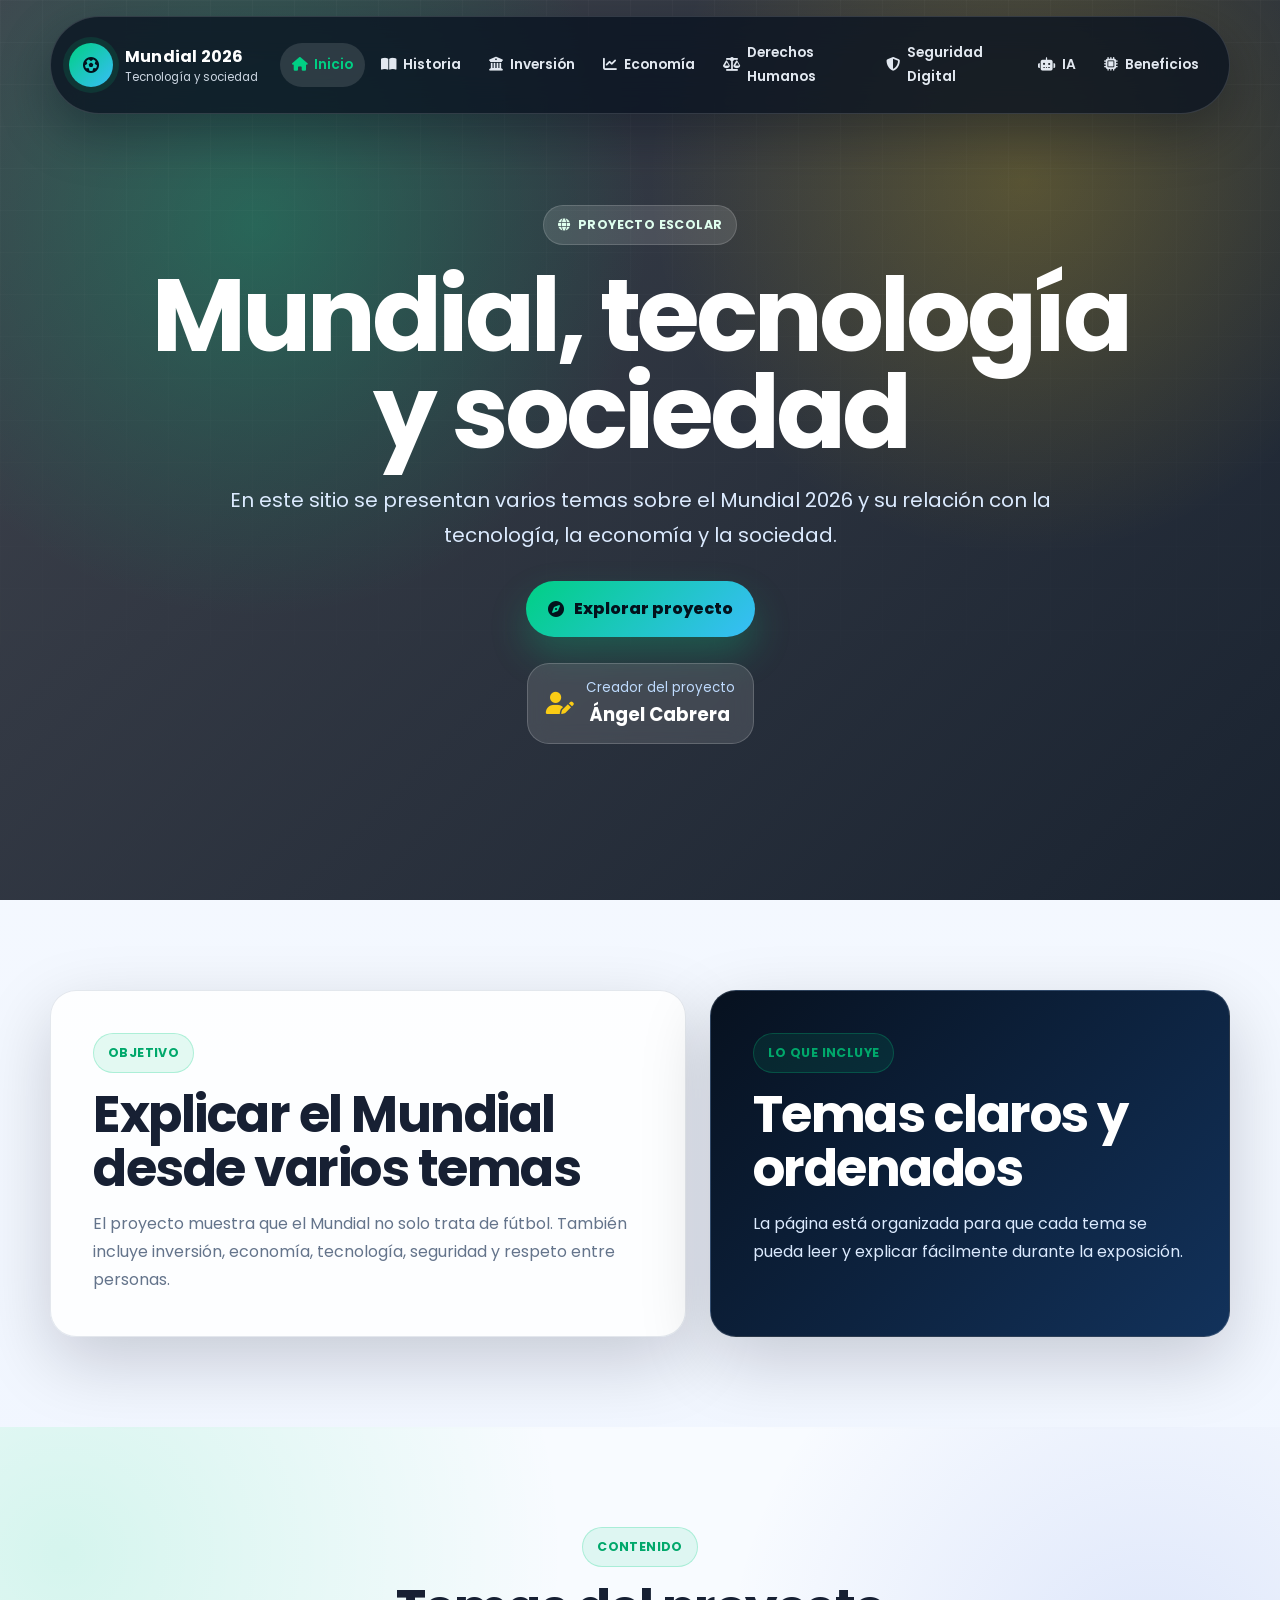
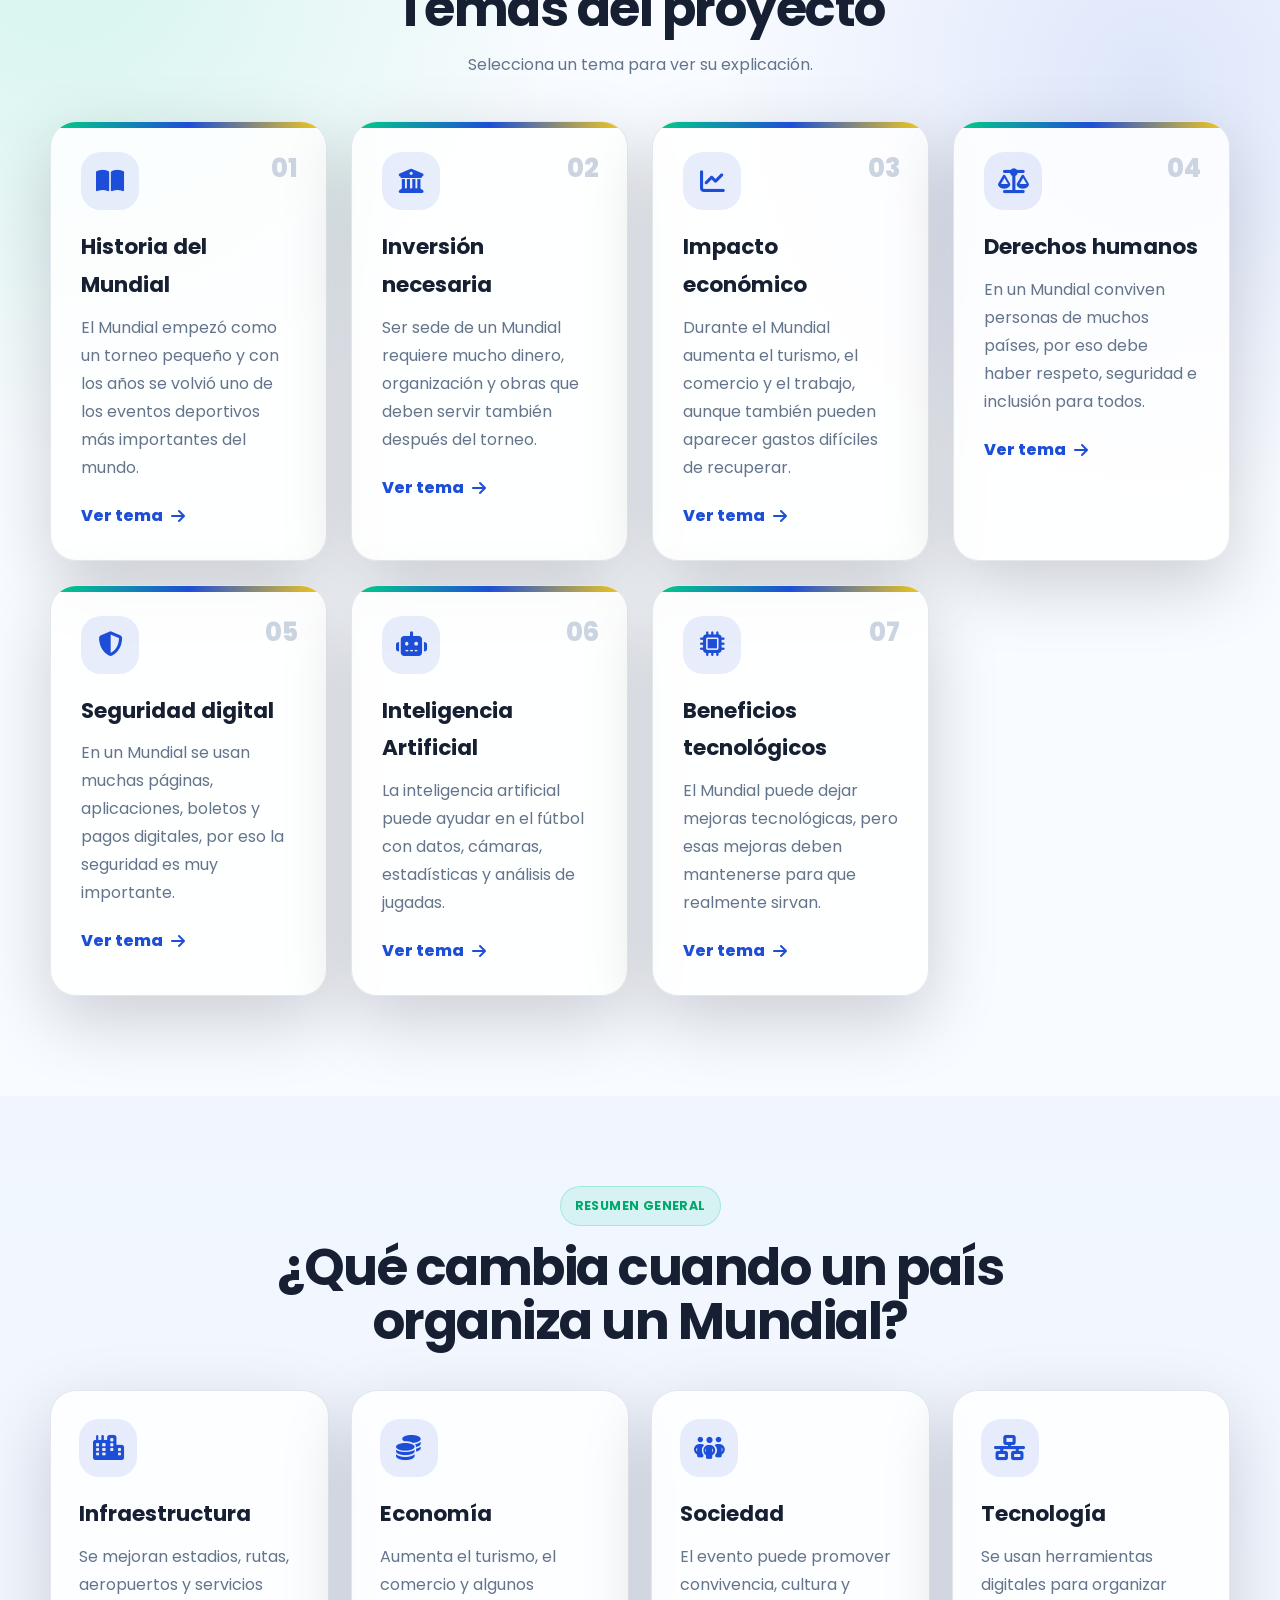
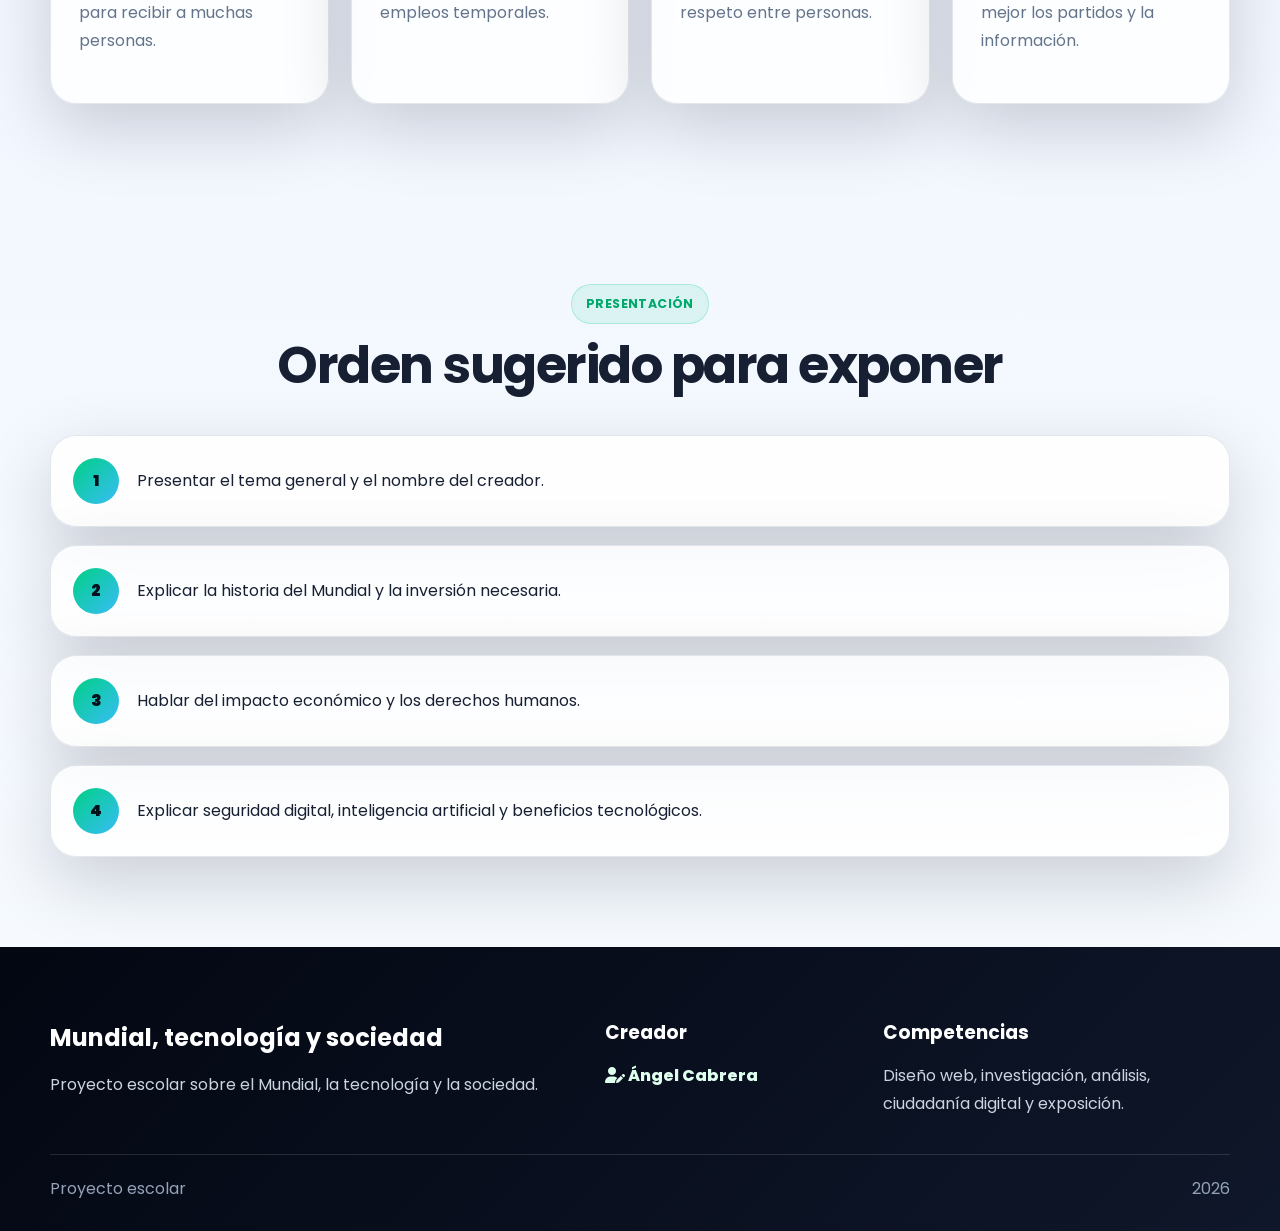
<file: index.html>
<!DOCTYPE html>

<html lang="es">
<head>
<meta charset="utf-8"/>
<meta content="width=device-width, initial-scale=1.0" name="viewport"/>
<meta content="Ángel Cabrera" name="author"/>
<meta content="Proyecto web escolar sobre el Mundial 2026 creado por Ángel Cabrera." name="description"/>
<title>Inicio | Mundial, tecnología y sociedad</title>
<link href="https://fonts.googleapis.com" rel="preconnect"/>
<link crossorigin="" href="https://fonts.gstatic.com" rel="preconnect"/>
<link href="https://fonts.googleapis.com/css2?family=Poppins:wght@300;400;500;600;700;800&amp;display=swap" rel="stylesheet"/>
<link href="https://cdnjs.cloudflare.com/ajax/libs/font-awesome/6.6.0/css/all.min.css" rel="stylesheet"/>
<link href="style.css" rel="stylesheet"/>
</head>
<body data-page="index.html">
<div aria-hidden="true" class="scroll-progress"></div>
<header class="home-hero">
<nav class="navbar">
<a aria-label="Ir al inicio" class="logo" href="index.html">
<span class="logo-icon"><i class="fa-solid fa-futbol"></i></span>
<span>
<strong>Mundial 2026</strong>
<small>Tecnología y sociedad</small>
</span>
</a>
<button aria-expanded="false" aria-label="Abrir menú" class="menu-toggle">
<span></span><span></span><span></span>
</button>
<ul class="nav-links">
<li><a class="activo" href="index.html"><i class="fa-solid fa-house"></i>Inicio</a></li><li><a href="historia.html"><i class="fa-solid fa-book-open"></i>Historia</a></li><li><a href="inversion.html"><i class="fa-solid fa-building-columns"></i>Inversión</a></li><li><a href="economia.html"><i class="fa-solid fa-chart-line"></i>Economía</a></li><li><a href="derechos.html"><i class="fa-solid fa-scale-balanced"></i>Derechos Humanos</a></li><li><a href="seguridad.html"><i class="fa-solid fa-shield-halved"></i>Seguridad Digital</a></li><li><a href="ia.html"><i class="fa-solid fa-robot"></i>IA</a></li><li><a href="beneficios.html"><i class="fa-solid fa-microchip"></i>Beneficios</a></li>
</ul>
</nav>
<div class="hero-overlay"></div>
<section class="hero-content reveal">
<span class="kicker"><i class="fa-solid fa-globe"></i> Proyecto escolar</span>
<h1>Mundial, tecnología y sociedad</h1>
<p>En este sitio se presentan varios temas sobre el Mundial 2026 y su relación con la tecnología, la economía y la sociedad.</p>
<div class="hero-actions">
<a class="btn-primary" href="#temas"><i class="fa-solid fa-compass"></i> Explorar proyecto</a>

</div>
<div class="creator-card">
<i class="fa-solid fa-user-pen"></i>
<div>
<small>Creador del proyecto</small>
<strong>Ángel Cabrera</strong>
</div>
</div>
</section>
</header>
<main>
<section class="section intro-grid">
<article class="intro-card reveal">
<span class="eyebrow">Objetivo</span>
<h2>Explicar el Mundial desde varios temas</h2>
<p>El proyecto muestra que el Mundial no solo trata de fútbol. También incluye inversión, economía, tecnología, seguridad y respeto entre personas.</p>
</article>
<article class="intro-card dark reveal">
<span class="eyebrow">Lo que incluye</span>
<h2>Temas claros y ordenados</h2>
<p>La página está organizada para que cada tema se pueda leer y explicar fácilmente durante la exposición.</p>
</article>
</section>
<section class="section soft-section" id="temas">
<div class="section-title reveal">
<span class="eyebrow">Contenido</span>
<h2>Temas del proyecto</h2>
<p>Selecciona un tema para ver su explicación.</p>
</div>
<div class="topics-grid">
<article class="topic-card reveal">
<div class="topic-icon"><i class="fa-solid fa-book-open"></i></div>
<span>01</span>
<h3>Historia del Mundial</h3>
<p>El Mundial empezó como un torneo pequeño y con los años se volvió uno de los eventos deportivos más importantes del mundo.</p>
<a href="historia.html">Ver tema <i class="fa-solid fa-arrow-right"></i></a>
</article>
<article class="topic-card reveal">
<div class="topic-icon"><i class="fa-solid fa-building-columns"></i></div>
<span>02</span>
<h3>Inversión necesaria</h3>
<p>Ser sede de un Mundial requiere mucho dinero, organización y obras que deben servir también después del torneo.</p>
<a href="inversion.html">Ver tema <i class="fa-solid fa-arrow-right"></i></a>
</article>
<article class="topic-card reveal">
<div class="topic-icon"><i class="fa-solid fa-chart-line"></i></div>
<span>03</span>
<h3>Impacto económico</h3>
<p>Durante el Mundial aumenta el turismo, el comercio y el trabajo, aunque también pueden aparecer gastos difíciles de recuperar.</p>
<a href="economia.html">Ver tema <i class="fa-solid fa-arrow-right"></i></a>
</article>
<article class="topic-card reveal">
<div class="topic-icon"><i class="fa-solid fa-scale-balanced"></i></div>
<span>04</span>
<h3>Derechos humanos</h3>
<p>En un Mundial conviven personas de muchos países, por eso debe haber respeto, seguridad e inclusión para todos.</p>
<a href="derechos.html">Ver tema <i class="fa-solid fa-arrow-right"></i></a>
</article>
<article class="topic-card reveal">
<div class="topic-icon"><i class="fa-solid fa-shield-halved"></i></div>
<span>05</span>
<h3>Seguridad digital</h3>
<p>En un Mundial se usan muchas páginas, aplicaciones, boletos y pagos digitales, por eso la seguridad es muy importante.</p>
<a href="seguridad.html">Ver tema <i class="fa-solid fa-arrow-right"></i></a>
</article>
<article class="topic-card reveal">
<div class="topic-icon"><i class="fa-solid fa-robot"></i></div>
<span>06</span>
<h3>Inteligencia Artificial</h3>
<p>La inteligencia artificial puede ayudar en el fútbol con datos, cámaras, estadísticas y análisis de jugadas.</p>
<a href="ia.html">Ver tema <i class="fa-solid fa-arrow-right"></i></a>
</article>
<article class="topic-card reveal">
<div class="topic-icon"><i class="fa-solid fa-microchip"></i></div>
<span>07</span>
<h3>Beneficios tecnológicos</h3>
<p>El Mundial puede dejar mejoras tecnológicas, pero esas mejoras deben mantenerse para que realmente sirvan.</p>
<a href="beneficios.html">Ver tema <i class="fa-solid fa-arrow-right"></i></a>
</article>
</div>
</section>
<section class="section comparison-section">
<div class="section-title reveal">
<span class="eyebrow">Resumen general</span>
<h2>¿Qué cambia cuando un país organiza un Mundial?</h2>
</div>
<div class="analysis-grid">
<article class="analysis-card reveal">
<i class="fa-solid fa-city"></i>
<h3>Infraestructura</h3>
<p>Se mejoran estadios, rutas, aeropuertos y servicios para recibir a muchas personas.</p>
</article>
<article class="analysis-card reveal">
<i class="fa-solid fa-coins"></i>
<h3>Economía</h3>
<p>Aumenta el turismo, el comercio y algunos empleos temporales.</p>
</article>
<article class="analysis-card reveal">
<i class="fa-solid fa-people-group"></i>
<h3>Sociedad</h3>
<p>El evento puede promover convivencia, cultura y respeto entre personas.</p>
</article>
<article class="analysis-card reveal">
<i class="fa-solid fa-network-wired"></i>
<h3>Tecnología</h3>
<p>Se usan herramientas digitales para organizar mejor los partidos y la información.</p>
</article>
</div>
</section>

<section class="section timeline-section">
<div class="section-title reveal">
<span class="eyebrow">Presentación</span>
<h2>Orden sugerido para exponer</h2>
</div>
<div class="timeline reveal">
<article><span>1</span><p>Presentar el tema general y el nombre del creador.</p></article>
<article><span>2</span><p>Explicar la historia del Mundial y la inversión necesaria.</p></article>
<article><span>3</span><p>Hablar del impacto económico y los derechos humanos.</p></article>
<article><span>4</span><p>Explicar seguridad digital, inteligencia artificial y beneficios tecnológicos.</p></article>
</div>
</section>
</main>
<footer class="footer">
<div class="footer-grid">
<div>
<h2>Mundial, tecnología y sociedad</h2>
<p>Proyecto escolar sobre el Mundial, la tecnología y la sociedad.</p>
</div>
<div>
<h3>Creador</h3>
<p class="autor"><i class="fa-solid fa-user-pen"></i> Ángel Cabrera</p>
</div>
<div>
<h3>Competencias</h3>
<p>Diseño web, investigación, análisis, ciudadanía digital y exposición.</p>
</div>
</div>
<div class="footer-bottom">
<span>Proyecto escolar</span>
<span id="year"></span>
</div>
</footer>
<script src="script.js"></script>
</body>
</html>
</file>
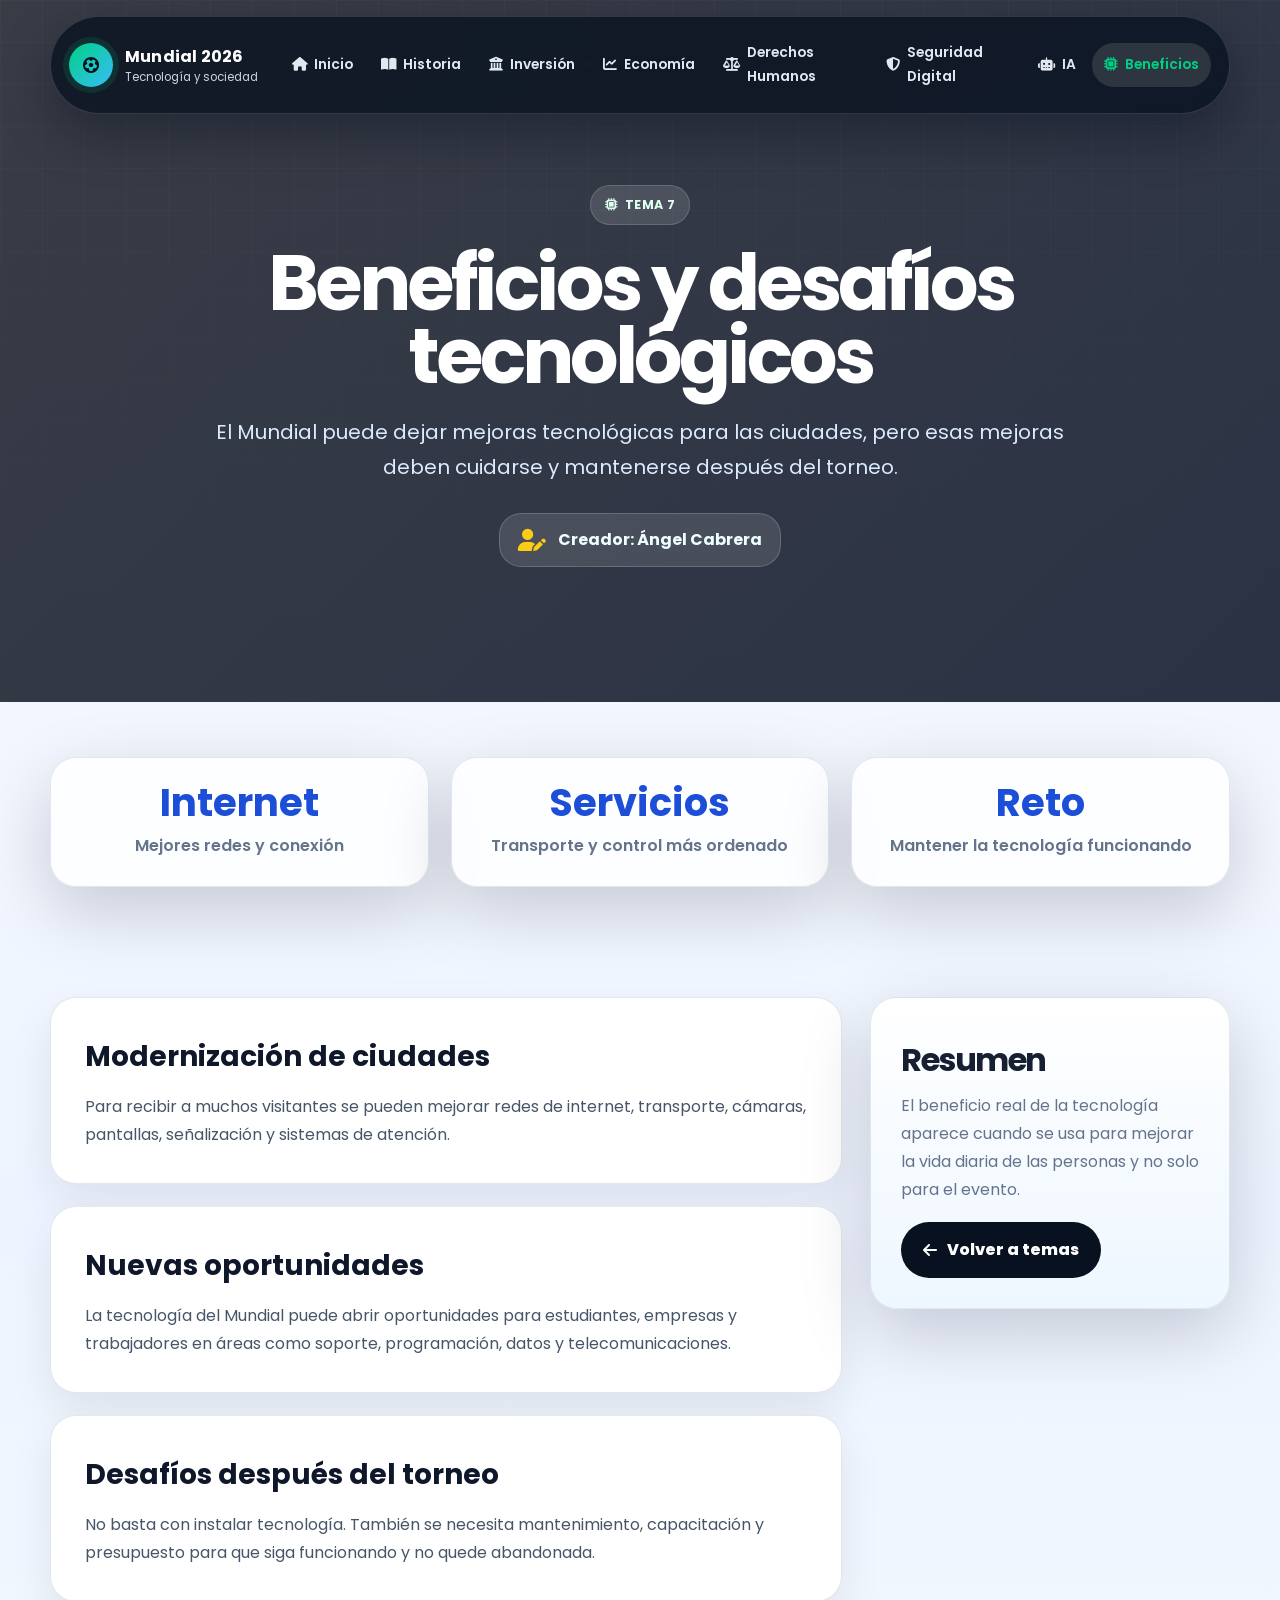
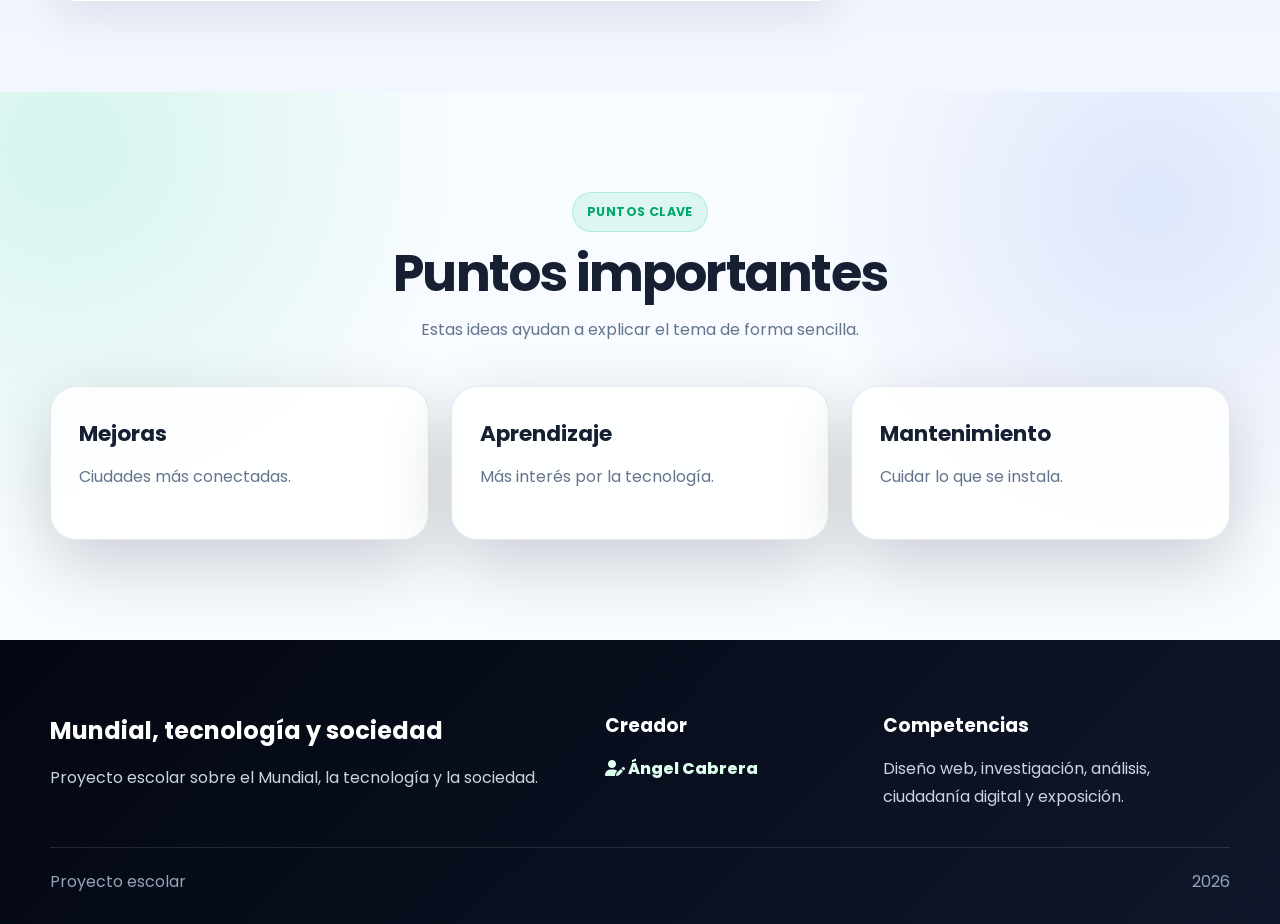
<file: beneficios.html>
<!DOCTYPE html>

<html lang="es">
<head>
<meta charset="utf-8"/>
<meta content="width=device-width, initial-scale=1.0" name="viewport"/>
<meta content="Ángel Cabrera" name="author"/>
<meta content="Resumen escolar sobre beneficios y desafíos tecnológicos del Mundial." name="description"/>
<title>Beneficios y desafíos tecnológicos | Mundial, tecnología y sociedad</title>
<link href="https://fonts.googleapis.com" rel="preconnect"/>
<link crossorigin="" href="https://fonts.gstatic.com" rel="preconnect"/>
<link href="https://fonts.googleapis.com/css2?family=Poppins:wght@300;400;500;600;700;800&amp;display=swap" rel="stylesheet"/>
<link href="https://cdnjs.cloudflare.com/ajax/libs/font-awesome/6.6.0/css/all.min.css" rel="stylesheet"/>
<link href="style.css" rel="stylesheet"/>
</head>
<body data-page="beneficios.html">
<div aria-hidden="true" class="scroll-progress"></div>
<nav class="navbar">
<a aria-label="Ir al inicio" class="logo" href="index.html">
<span class="logo-icon"><i class="fa-solid fa-futbol"></i></span>
<span>
<strong>Mundial 2026</strong>
<small>Tecnología y sociedad</small>
</span>
</a>
<button aria-expanded="false" aria-label="Abrir menú" class="menu-toggle">
<span></span><span></span><span></span>
</button>
<ul class="nav-links">
<li><a href="index.html"><i class="fa-solid fa-house"></i>Inicio</a></li><li><a href="historia.html"><i class="fa-solid fa-book-open"></i>Historia</a></li><li><a href="inversion.html"><i class="fa-solid fa-building-columns"></i>Inversión</a></li><li><a href="economia.html"><i class="fa-solid fa-chart-line"></i>Economía</a></li><li><a href="derechos.html"><i class="fa-solid fa-scale-balanced"></i>Derechos Humanos</a></li><li><a href="seguridad.html"><i class="fa-solid fa-shield-halved"></i>Seguridad Digital</a></li><li><a href="ia.html"><i class="fa-solid fa-robot"></i>IA</a></li><li><a class="activo" href="beneficios.html"><i class="fa-solid fa-microchip"></i>Beneficios</a></li>
</ul>
</nav>
<header class="page-hero" style="--hero-image: url('https://images.unsplash.com/photo-1517649763962-0c623066013b?auto=format&amp;fit=crop&amp;w=1600&amp;q=80');">
<div class="hero-overlay"></div>
<div class="page-hero-content reveal">
<span class="kicker"><i class="fa-solid fa-microchip"></i>Tema 7</span>
<h1>Beneficios y desafíos tecnológicos</h1>
<p>El Mundial puede dejar mejoras tecnológicas para las ciudades, pero esas mejoras deben cuidarse y mantenerse después del torneo.</p>
<div class="author-pill"><i class="fa-solid fa-user-pen"></i> Creador: Ángel Cabrera</div>
</div>
</header>
<main>
<section aria-label="Datos principales" class="section stats-section reveal">
<div class="stats-grid">
<article><strong>Internet</strong><span>Mejores redes y conexión</span></article><article><strong>Servicios</strong><span>Transporte y control más ordenado</span></article><article><strong>Reto</strong><span>Mantener la tecnología funcionando</span></article>
</div>
</section>
<section class="section article-layout">
<div class="article-content">
<section class="article-block reveal"><h2>Modernización de ciudades</h2><p>Para recibir a muchos visitantes se pueden mejorar redes de internet, transporte, cámaras, pantallas, señalización y sistemas de atención.</p></section><section class="article-block reveal"><h2>Nuevas oportunidades</h2><p>La tecnología del Mundial puede abrir oportunidades para estudiantes, empresas y trabajadores en áreas como soporte, programación, datos y telecomunicaciones.</p></section><section class="article-block reveal"><h2>Desafíos después del torneo</h2><p>No basta con instalar tecnología. También se necesita mantenimiento, capacitación y presupuesto para que siga funcionando y no quede abandonada.</p></section>
</div>
<aside class="side-panel reveal">
<h2>Resumen</h2>
<p>El beneficio real de la tecnología aparece cuando se usa para mejorar la vida diaria de las personas y no solo para el evento.</p>
<a class="btn-secondary" href="index.html#temas"><i class="fa-solid fa-arrow-left"></i> Volver a temas</a>
</aside>
</section>
<section class="section soft-section">
<div class="section-title reveal">
<span class="eyebrow">Puntos clave</span>
<h2>Puntos importantes</h2>
<p>Estas ideas ayudan a explicar el tema de forma sencilla.</p>
</div>
<div class="mini-grid">
<div class="mini-card reveal"><h3>Mejoras</h3><p>Ciudades más conectadas.</p></div><div class="mini-card reveal"><h3>Aprendizaje</h3><p>Más interés por la tecnología.</p></div><div class="mini-card reveal"><h3>Mantenimiento</h3><p>Cuidar lo que se instala.</p></div>
</div>
</section>
</main>
<footer class="footer">
<div class="footer-grid">
<div>
<h2>Mundial, tecnología y sociedad</h2>
<p>Proyecto escolar sobre el Mundial, la tecnología y la sociedad.</p>
</div>
<div>
<h3>Creador</h3>
<p class="autor"><i class="fa-solid fa-user-pen"></i> Ángel Cabrera</p>
</div>
<div>
<h3>Competencias</h3>
<p>Diseño web, investigación, análisis, ciudadanía digital y exposición.</p>
</div>
</div>
<div class="footer-bottom">
<span>Proyecto escolar</span>
<span id="year"></span>
</div>
</footer>
<script src="script.js"></script>
</body>
</html>
</file>
<file: style.css>
:root{
    --bg:#07111f;
    --bg-soft:#0e1b2f;
    --card:#ffffff;
    --text:#172033;
    --muted:#64748b;
    --white:#ffffff;
    --primary:#00d084;
    --primary-dark:#00a86b;
    --secondary:#1d4ed8;
    --accent:#facc15;
    --danger:#ef4444;
    --radius:26px;
    --shadow:0 24px 70px rgba(2,8,23,.18);
    --border:1px solid rgba(148,163,184,.25);
}

*{
    margin:0;
    padding:0;
    box-sizing:border-box;
    scroll-behavior:smooth;
}

body{
    font-family:'Poppins',sans-serif;
    background:linear-gradient(180deg,#f8fbff 0%,#eef4ff 48%,#f7fbff 100%);
    color:var(--text);
    line-height:1.75;
    overflow-x:hidden;
}

a{ text-decoration:none; color:inherit; }
img{ max-width:100%; display:block; }

.scroll-progress{
    position:fixed;
    top:0;
    left:0;
    width:0%;
    height:4px;
    background:linear-gradient(90deg,var(--primary),var(--accent));
    z-index:2000;
}

.navbar{
    position:fixed;
    top:16px;
    left:50%;
    transform:translateX(-50%);
    width:min(1180px,calc(100% - 32px));
    z-index:1000;
    display:flex;
    align-items:center;
    justify-content:space-between;
    gap:22px;
    padding:14px 18px;
    background:rgba(7,17,31,.76);
    backdrop-filter:blur(18px);
    border:1px solid rgba(255,255,255,.14);
    border-radius:999px;
    box-shadow:0 20px 50px rgba(2,8,23,.35);
}

.logo{
    display:flex;
    align-items:center;
    gap:12px;
    color:var(--white);
    min-width:max-content;
}

.logo-icon{
    width:44px;
    height:44px;
    border-radius:50%;
    display:grid;
    place-items:center;
    background:linear-gradient(135deg,var(--primary),#38bdf8);
    color:#03111c;
    box-shadow:0 0 0 6px rgba(0,208,132,.12);
}

.logo strong{ display:block; font-size:1rem; letter-spacing:.2px; }
.logo small{ display:block; color:#cbd5e1; margin-top:-4px; font-size:.72rem; }

.nav-links{
    list-style:none;
    display:flex;
    align-items:center;
    gap:4px;
}

.nav-links a{
    display:flex;
    align-items:center;
    gap:7px;
    padding:10px 12px;
    border-radius:999px;
    color:#e2e8f0;
    font-size:.86rem;
    font-weight:600;
    transition:.25s ease;
}

.nav-links a:hover,
.nav-links a.activo{
    background:rgba(255,255,255,.12);
    color:var(--primary);
}

.menu-toggle{
    display:none;
    width:46px;
    height:46px;
    border:none;
    border-radius:50%;
    background:rgba(255,255,255,.12);
    cursor:pointer;
}

.menu-toggle span{
    display:block;
    width:20px;
    height:2px;
    background:white;
    margin:4px auto;
    transition:.25s;
}

.home-hero,
.page-hero{
    position:relative;
    min-height:100vh;
    display:grid;
    place-items:center;
    padding:140px 7% 90px;
    background:
        radial-gradient(circle at 20% 25%,rgba(0,208,132,.28),transparent 32%),
        radial-gradient(circle at 80% 20%,rgba(250,204,21,.22),transparent 30%),
        linear-gradient(135deg,rgba(3,7,18,.75),rgba(7,17,31,.92)),
        url('https://images.unsplash.com/photo-1547347298-4074fc3086f0?auto=format&fit=crop&w=1800&q=80');
    background-size:cover;
    background-position:center;
    overflow:hidden;
}

.page-hero{
    min-height:78vh;
    background:
        linear-gradient(135deg,rgba(3,7,18,.78),rgba(15,23,42,.88)),
        var(--hero-image);
    background-size:cover;
    background-position:center;
}

.hero-overlay{
    position:absolute;
    inset:0;
    background-image:linear-gradient(rgba(255,255,255,.06) 1px, transparent 1px),linear-gradient(90deg,rgba(255,255,255,.06) 1px, transparent 1px);
    background-size:42px 42px;
    mask-image:linear-gradient(to bottom,black,transparent 86%);
    opacity:.42;
}

.hero-content,
.page-hero-content{
    position:relative;
    max-width:980px;
    text-align:center;
    color:var(--white);
}

.kicker,
.eyebrow{
    display:inline-flex;
    align-items:center;
    gap:8px;
    padding:8px 14px;
    border-radius:999px;
    background:rgba(255,255,255,.13);
    border:1px solid rgba(255,255,255,.15);
    color:#dfffee;
    font-weight:700;
    letter-spacing:.4px;
    text-transform:uppercase;
    font-size:.78rem;
}

.eyebrow{
    color:var(--primary-dark);
    background:rgba(0,208,132,.1);
    border-color:rgba(0,208,132,.24);
}

.hero-content h1,
.page-hero-content h1{
    margin:22px auto;
    font-size:clamp(3rem,8vw,6.8rem);
    line-height:.95;
    letter-spacing:-4px;
    max-width:1080px;
}

.page-hero-content h1{
    font-size:clamp(2.5rem,6vw,5.4rem);
}

.hero-content p,
.page-hero-content p{
    max-width:880px;
    margin:0 auto 28px;
    font-size:clamp(1rem,2vw,1.25rem);
    color:#dbeafe;
}

.hero-actions{
    display:flex;
    justify-content:center;
    flex-wrap:wrap;
    gap:14px;
    margin-bottom:26px;
}

.btn-primary,
.btn-secondary,
.btn-ghost{
    display:inline-flex;
    align-items:center;
    justify-content:center;
    gap:10px;
    padding:14px 22px;
    border-radius:999px;
    font-weight:800;
    transition:.25s ease;
}

.btn-primary{
    background:linear-gradient(135deg,var(--primary),#38bdf8);
    color:#03111c;
    box-shadow:0 18px 36px rgba(0,208,132,.25);
}

.btn-primary:hover,
.btn-secondary:hover,
.btn-ghost:hover{
    transform:translateY(-3px);
}

.btn-ghost{
    color:var(--white);
    background:rgba(255,255,255,.1);
    border:1px solid rgba(255,255,255,.18);
}

.btn-secondary{
    margin-top:18px;
    background:var(--bg);
    color:var(--white);
}

.creator-card,
.author-pill{
    width:max-content;
    max-width:100%;
    margin:0 auto;
    display:flex;
    align-items:center;
    gap:12px;
    padding:12px 18px;
    border-radius:22px;
    background:rgba(255,255,255,.12);
    border:1px solid rgba(255,255,255,.18);
    backdrop-filter:blur(10px);
}

.creator-card i,
.author-pill i{ color:var(--accent); font-size:1.4rem; }
.creator-card small{ display:block; color:#bfdbfe; }
.creator-card strong{ display:block; font-size:1.15rem; }
.author-pill{ color:#ecfeff; font-weight:700; }

.section{
    width:min(1180px,calc(100% - 34px));
    margin:0 auto;
    padding:90px 0;
}

.section-title{
    text-align:center;
    max-width:780px;
    margin:0 auto 42px;
}

.section-title h2,
.intro-card h2,
.side-panel h2{
    font-size:clamp(2rem,4vw,3.4rem);
    line-height:1.05;
    margin:15px 0;
    letter-spacing:-1.5px;
}

.section-title p,
.intro-card p,
.side-panel p{
    color:var(--muted);
}

.intro-grid{
    display:grid;
    grid-template-columns:1.1fr .9fr;
    gap:24px;
}

.intro-card,
.side-panel,
.topic-card,
.analysis-card,
.mini-card,
.stats-grid article,
.timeline article{
    background:rgba(255,255,255,.84);
    border:var(--border);
    border-radius:var(--radius);
    box-shadow:var(--shadow);
}

.intro-card{
    padding:42px;
}

.intro-card.dark{
    background:linear-gradient(135deg,var(--bg),#12325b);
    color:var(--white);
}

.intro-card.dark p{ color:#dbeafe; }

.soft-section{
    width:100%;
    max-width:none;
    padding:100px max(17px,calc((100% - 1180px)/2));
    background:
        radial-gradient(circle at 5% 10%,rgba(0,208,132,.14),transparent 30%),
        radial-gradient(circle at 90% 20%,rgba(29,78,216,.12),transparent 28%),
        #f8fbff;
}

.topics-grid{
    display:grid;
    grid-template-columns:repeat(auto-fit,minmax(270px,1fr));
    gap:24px;
}

.topic-card{
    position:relative;
    overflow:hidden;
    padding:30px;
    transition:.28s ease;
}

.topic-card::before{
    content:'';
    position:absolute;
    inset:0 0 auto 0;
    height:6px;
    background:linear-gradient(90deg,var(--primary),var(--secondary),var(--accent));
}

.topic-card:hover,
.analysis-card:hover,
.mini-card:hover{
    transform:translateY(-8px);
}

.topic-icon,
.analysis-card i{
    width:58px;
    height:58px;
    border-radius:20px;
    display:grid;
    place-items:center;
    background:rgba(29,78,216,.1);
    color:var(--secondary);
    font-size:1.55rem;
    margin-bottom:18px;
}

.topic-card span{
    position:absolute;
    top:24px;
    right:28px;
    font-weight:800;
    color:#cbd5e1;
    font-size:1.6rem;
}

.topic-card h3,
.analysis-card h3,
.mini-card h3{
    font-size:1.35rem;
    margin-bottom:10px;
}

.topic-card p,
.analysis-card p,
.mini-card p{
    color:var(--muted);
    margin-bottom:20px;
}

.topic-card a{
    display:inline-flex;
    align-items:center;
    gap:8px;
    font-weight:800;
    color:var(--secondary);
}

.analysis-grid,
.mini-grid,
.stats-grid{
    display:grid;
    grid-template-columns:repeat(auto-fit,minmax(240px,1fr));
    gap:22px;
}

.analysis-card,
.mini-card{
    padding:28px;
}

.stats-section{
    padding:55px 0 20px;
}

.stats-grid article{
    padding:26px;
    text-align:center;
}

.stats-grid strong{
    display:block;
    font-size:clamp(1.5rem,3vw,2.5rem);
    color:var(--secondary);
    line-height:1;
    margin-bottom:10px;
}

.stats-grid span{
    color:var(--muted);
    font-weight:600;
}

.article-layout{
    display:grid;
    grid-template-columns:minmax(0,1fr) 360px;
    gap:28px;
    align-items:start;
}

.article-content{
    display:grid;
    gap:22px;
}

.article-block{
    padding:34px;
    background:white;
    border-radius:var(--radius);
    border:var(--border);
    box-shadow:0 18px 44px rgba(2,8,23,.08);
}

.article-block h2{
    font-size:1.75rem;
    margin-bottom:12px;
    color:#0f172a;
}

.article-block p{ color:#475569; }

.side-panel{
    position:sticky;
    top:120px;
    padding:30px;
    background:linear-gradient(180deg,#ffffff,#eef7ff);
}

.side-panel h2{
    font-size:2rem;
}

.comparison-section{
    padding-top:90px;
}


.timeline{
    display:grid;
    gap:18px;
}

.timeline article{
    display:flex;
    align-items:center;
    gap:18px;
    padding:22px;
}

.timeline span{
    width:46px;
    height:46px;
    flex:0 0 auto;
    border-radius:50%;
    display:grid;
    place-items:center;
    background:linear-gradient(135deg,var(--primary),#38bdf8);
    color:#03111c;
    font-weight:900;
}

.footer{
    background:linear-gradient(135deg,#030712,#0f172a);
    color:#e2e8f0;
    padding:70px max(17px,calc((100% - 1180px)/2)) 28px;
}

.footer-grid{
    display:grid;
    grid-template-columns:1.5fr .7fr 1fr;
    gap:34px;
}

.footer h2,
.footer h3{ color:white; margin-bottom:12px; }
.footer p{ color:#cbd5e1; }
.autor{ font-weight:800; color:#dfffee !important; }
.footer-bottom{
    margin-top:36px;
    padding-top:20px;
    border-top:1px solid rgba(255,255,255,.12);
    display:flex;
    justify-content:space-between;
    color:#94a3b8;
}

.reveal{
    opacity:0;
    transform:translateY(22px);
    transition:opacity .65s ease, transform .65s ease;
}
.reveal.visible{
    opacity:1;
    transform:translateY(0);
}

@media (max-width:1050px){
    .navbar{
        align-items:center;
        border-radius:30px;
    }
    .menu-toggle{ display:block; }
    .nav-links{
        position:absolute;
        left:0;
        right:0;
        top:74px;
        display:grid;
        grid-template-columns:repeat(2,1fr);
        gap:8px;
        padding:16px;
        border-radius:26px;
        background:rgba(7,17,31,.96);
        border:1px solid rgba(255,255,255,.14);
        box-shadow:0 18px 44px rgba(2,8,23,.35);
        opacity:0;
        visibility:hidden;
        transform:translateY(-8px);
        transition:.25s ease;
    }
    .nav-links.open{
        opacity:1;
        visibility:visible;
        transform:translateY(0);
    }
    .nav-links a{ justify-content:center; }
    .intro-grid,
    .article-layout,
    .footer-grid{
        grid-template-columns:1fr;
    }
    .side-panel{ position:static; }
}

@media (max-width:680px){
    .navbar{ top:10px; width:calc(100% - 18px); padding:11px; }
    .logo small{ display:none; }
    .nav-links{ grid-template-columns:1fr; }
    .hero-content h1,
    .page-hero-content h1{ letter-spacing:-2px; }
    .section{ width:min(100% - 24px,1180px); padding:66px 0; }
    .soft-section{ padding:74px 12px; }
    .intro-card,
    .article-block,
    .side-panel{ padding:26px; }
    .footer-bottom{ flex-direction:column; gap:8px; }
}
</file>
